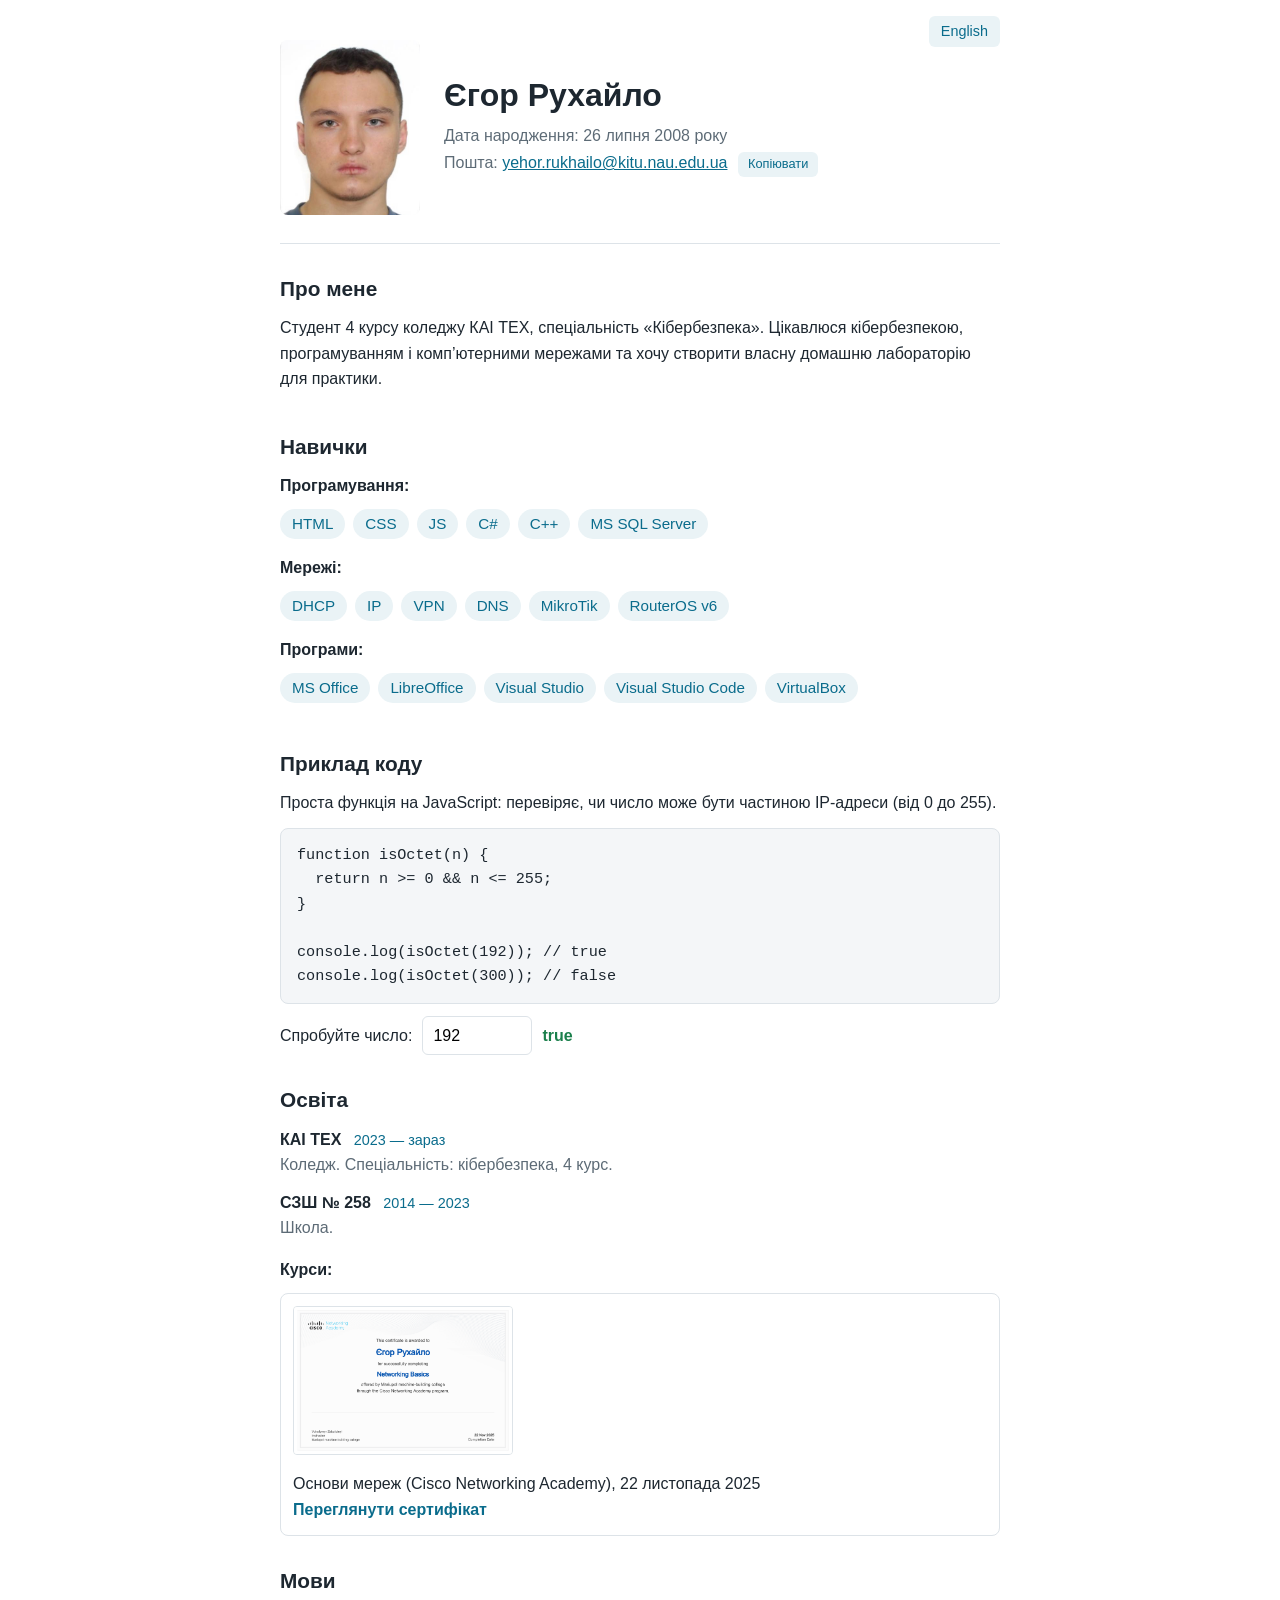
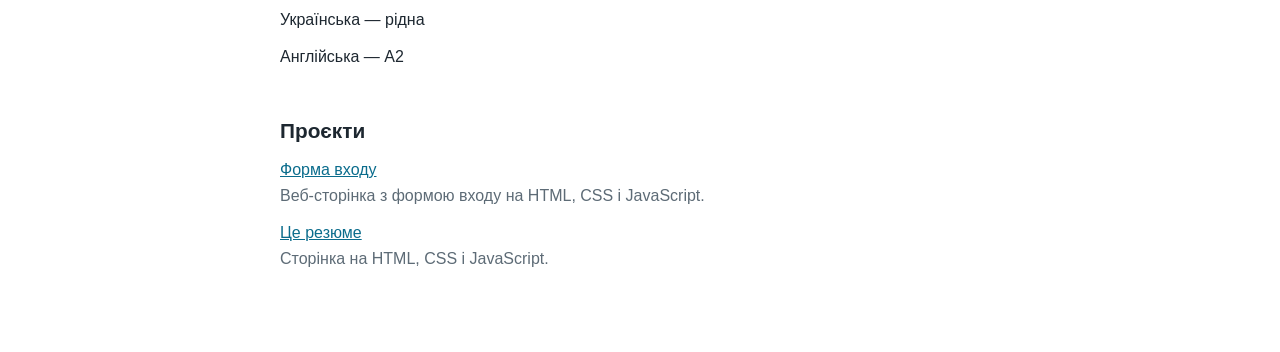
<file: index.html>
<!DOCTYPE html>
<html lang="uk">
<head>
  <meta charset="UTF-8">
  <meta name="viewport" content="width=device-width, initial-scale=1">
  <title>Єгор Рухайло — резюме</title>
  <link rel="stylesheet" href="style.css">
</head>
<body data-title="pageTitle">
  <div class="page">
    <button id="lang-toggle" class="lang" type="button">English</button>

    <header class="head">
      <img class="photo" src="assets/photo.jpg" alt="Фото Єгора Рухайла" data-i18n-alt="photoAlt" width="140" height="175">
      <div>
        <h1 data-i18n="name">Єгор Рухайло</h1>
        <p class="line" data-i18n="birth">Дата народження: 26 липня 2008 року</p>
        <p class="line">
          <span data-i18n="mail">Пошта:</span>
          <a href="mailto:yehor.rukhailo@kitu.nau.edu.ua">yehor.rukhailo@kitu.nau.edu.ua</a>
          <button class="copy" type="button" data-copy="yehor.rukhailo@kitu.nau.edu.ua" data-i18n="copy">Копіювати</button>
        </p>
      </div>
    </header>

    <main>
      <section id="about">
        <h2 data-i18n="aboutH">Про мене</h2>
        <p data-i18n="aboutP">Студент 4 курсу коледжу КАІ ТЕХ, спеціальність «Кібербезпека». Цікавлюся кібербезпекою, програмуванням і комп’ютерними мережами та хочу створити власну домашню лабораторію для практики.</p>
      </section>

      <section id="skills">
        <h2 data-i18n="skillsH">Навички</h2>
        <p><strong data-i18n="skProg">Програмування:</strong></p>
        <ul class="chips">
          <li>HTML</li><li>CSS</li><li>JS</li><li>C#</li><li>C++</li><li>MS SQL Server</li>
        </ul>
        <p><strong data-i18n="skNet">Мережі:</strong></p>
        <ul class="chips">
          <li>DHCP</li><li>IP</li><li>VPN</li><li>DNS</li><li>MikroTik</li><li>RouterOS v6</li>
        </ul>
        <p><strong data-i18n="skApps">Програми:</strong></p>
        <ul class="chips">
          <li>MS Office</li><li>LibreOffice</li><li>Visual Studio</li><li>Visual Studio Code</li><li>VirtualBox</li>
        </ul>
      </section>

      <section id="code">
        <h2 data-i18n="codeH">Приклад коду</h2>
        <p data-i18n="codeP">Проста функція на JavaScript: перевіряє, чи число може бути частиною IP-адреси (від 0 до 255).</p>
        <figure class="code">
<pre><code id="snippet">function isOctet(n) {
  return n >= 0 &amp;&amp; n <= 255;
}

console.log(isOctet(192)); // true
console.log(isOctet(300)); // false</code></pre>
        </figure>
        <div class="try">
          <label for="num" data-i18n="tryLabel">Спробуйте число:</label>
          <input id="num" type="number" value="192">
          <output id="result" for="num" aria-live="polite"></output>
        </div>
      </section>

      <section id="education">
        <h2 data-i18n="eduH">Освіта</h2>
        <ul class="list">
          <li>
            <strong data-i18n="college">КАІ ТЕХ</strong> <span class="date" data-i18n="collegeDate">2023 — зараз</span>
            <p data-i18n="collegeP">Коледж. Спеціальність: кібербезпека, 4 курс.</p>
          </li>
          <li>
            <strong data-i18n="school">СЗШ № 258</strong> <span class="date" data-i18n="schoolDate">2014 — 2023</span>
            <p data-i18n="schoolP">Школа.</p>
          </li>
        </ul>

        <p><strong data-i18n="coursesH">Курси:</strong></p>
        <a class="cert" href="certificate.html">
          <img src="assets/certificate.png" alt="Сертифікат Cisco Networking Academy «Networking Basics»" data-i18n-alt="certAlt" width="220" loading="lazy">
          <span>
            <span data-i18n="certText">Основи мереж (Cisco Networking Academy), 22 листопада 2025</span><br>
            <span class="cert-link" data-i18n="certLink">Переглянути сертифікат</span>
          </span>
        </a>
      </section>

      <section id="languages">
        <h2 data-i18n="langsH">Мови</h2>
        <ul class="list">
          <li data-i18n="uaLang">Українська — рідна</li>
          <li data-i18n="enLang">Англійська — A2</li>
        </ul>
      </section>

      <section id="projects">
        <h2 data-i18n="projH">Проєкти</h2>
        <ul class="list">
          <li>
            <a href="https://yr-practice.github.io/LoginForm/" target="_blank" rel="noopener" data-i18n="proj1">Форма входу</a>
            <p data-i18n="proj1P">Веб-сторінка з формою входу на HTML, CSS і JavaScript.</p>
          </li>
          <li>
            <a href="index.html" data-i18n="proj2">Це резюме</a>
            <p data-i18n="proj2P">Сторінка на HTML, CSS і JavaScript.</p>
          </li>
        </ul>
      </section>
    </main>
  </div>

  <script src="i18n.js"></script>
  <script src="script.js"></script>
</body>
</html>
</file>
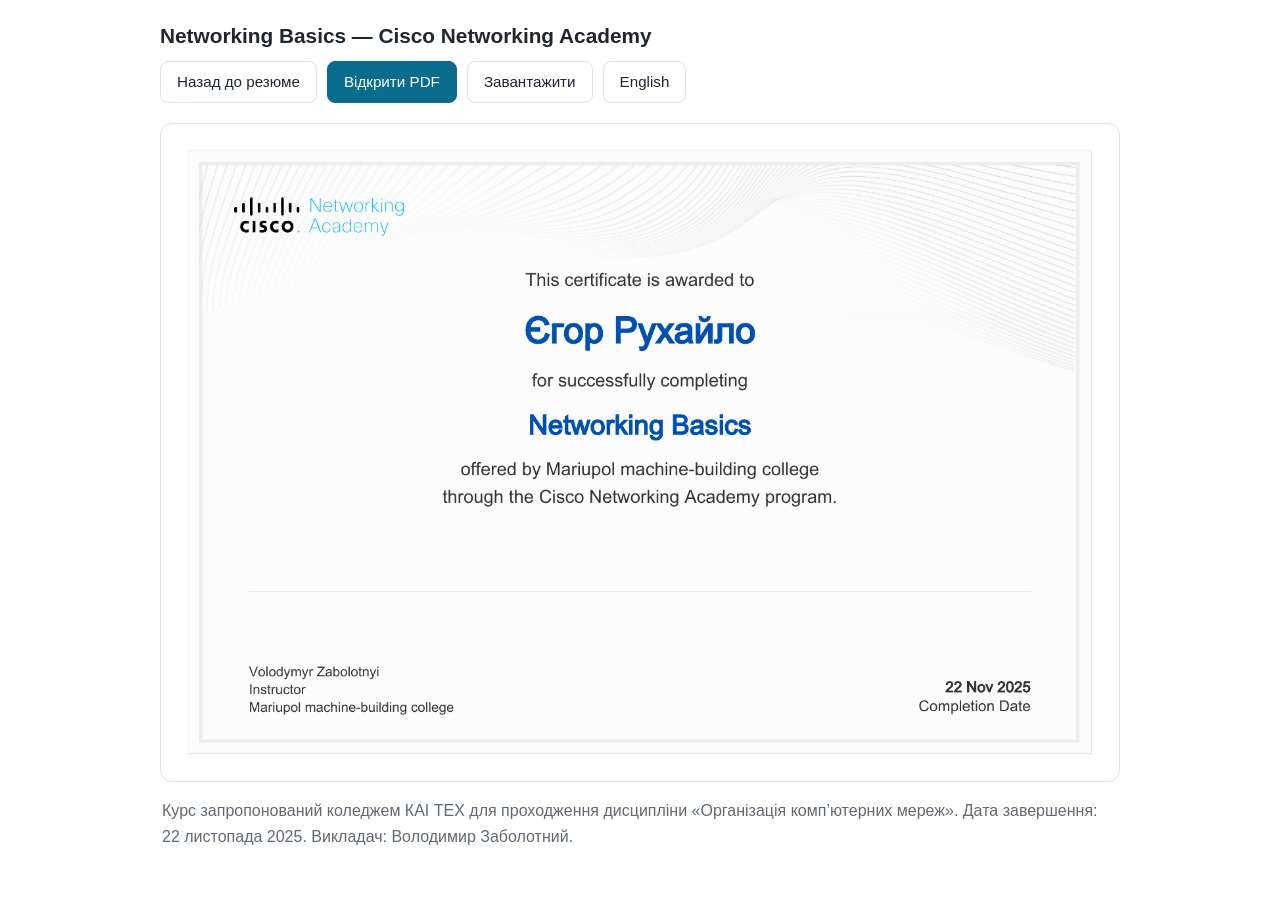
<file: certificate.html>
<!DOCTYPE html>
<html lang="uk">
<head>
  <meta charset="UTF-8">
  <meta name="viewport" content="width=device-width, initial-scale=1">
  <title>Сертифікат — Networking Basics</title>
  <link rel="stylesheet" href="style.css">
  <style>
    .cert-page { max-width: 1000px; margin: 0 auto; padding: 24px 20px 56px; }
    .cert-bar { display: flex; flex-wrap: wrap; gap: 12px; justify-content: space-between; align-items: center; margin-bottom: 20px; }
    .cert-bar h1 { margin: 0; font-size: 1.3rem; font-weight: 600; }
    .cert-actions { display: flex; gap: 10px; flex-wrap: wrap; }
    .btn {
      display: inline-block; padding: 8px 16px; border-radius: 8px; font: inherit; font-size: .95rem; cursor: pointer;
      border: 1px solid var(--line); background: var(--surface);
      color: var(--ink); text-decoration: none;
    }
    .btn.primary { background: var(--accent); border-color: var(--accent); color: #fff; }
    .btn:hover { filter: brightness(.95); }
    .cert-view { background: var(--surface); border: 1px solid var(--line); border-radius: 12px; padding: 12px; }
    .cert-view img { display: block; width: 100%; height: auto; border-radius: 6px; }
    .meta { margin: 16px 2px 0; color: var(--muted); }
  </style>
</head>
<body data-title="certTitle">
  <div class="cert-page">
    <div class="cert-bar">
      <h1 data-i18n="certH1">Networking Basics — Cisco Networking Academy</h1>
      <div class="cert-actions">
        <a class="btn" href="index.html#education" data-i18n="back">Назад до резюме</a>
        <a class="btn primary" href="assets/certificate.pdf" target="_blank" rel="noopener" data-i18n="openPdf">Відкрити PDF</a>
        <a class="btn" href="assets/certificate.pdf" download data-i18n="download">Завантажити</a>
        <button id="lang-toggle" class="btn" type="button">English</button>
      </div>
    </div>

    <div class="cert-view">
      <img src="assets/certificate.png" alt="Сертифікат, виданий Єгору Рухайлу за успішне проходження курсу Networking Basics" data-i18n-alt="certViewAlt">
    </div>

    <p class="meta" data-i18n="certMeta">Курс запропонований коледжем КАІ ТЕХ для проходження дисципліни «Організація комп’ютерних мереж». Дата завершення: 22 листопада 2025. Викладач: Володимир Заболотний.</p>
  </div>

  <script src="i18n.js"></script>
</body>
</html>
</file>
<file: style.css>
:root {
  --ink: #1d2730;
  --bg: #f4f6f8;
  --surface: #ffffff;
  --muted: #5d6b76;
  --line: #dde3e8;
  --accent: #0a6c8c;
  --soft: #eaf3f6;
  --sans: "Segoe UI", Roboto, Arial, sans-serif;
  --mono: Consolas, "Courier New", monospace;
}

* { box-sizing: border-box; }
body { margin: 0; background: var(--surface); color: var(--ink); font-family: var(--sans); line-height: 1.6; }
a { color: var(--accent); }
:focus-visible { outline: 3px solid var(--accent); outline-offset: 2px; }

.page { position: relative; max-width: 760px; margin: 0 auto; padding: 40px 20px 64px; }

.head { display: flex; gap: 24px; align-items: center; flex-wrap: wrap; padding-bottom: 28px; border-bottom: 1px solid var(--line); }
.photo { width: 140px; height: 175px; object-fit: cover; border-radius: 8px; }
h1 { margin: 0 0 8px; font-size: 2rem; line-height: 1.2; }
.line { margin: 2px 0; color: var(--muted); overflow-wrap: anywhere; }

.copy {
  font: inherit; font-size: .8rem; margin-left: 6px;
  background: var(--soft); color: var(--accent);
  border: 0; border-radius: 6px; padding: 2px 10px; cursor: pointer;
}

section { padding: 28px 0 0; }
h2 { margin: 0 0 10px; font-size: 1.3rem; }
p { margin: 0 0 10px; }

.chips { list-style: none; margin: 0 0 16px; padding: 0; display: flex; flex-wrap: wrap; gap: 8px; }
.chips li { padding: 3px 12px; border-radius: 999px; background: var(--soft); color: var(--accent); font-size: .95rem; }

.code { margin: 12px 0; }
.code pre { margin: 0; padding: 14px 16px; background: #f4f6f8; border: 1px solid var(--line); border-radius: 8px; overflow-x: auto; }
.code code { font-family: var(--mono); font-size: .95rem; }

.try { display: flex; flex-wrap: wrap; gap: 10px; align-items: center; }
.try input { font: inherit; width: 110px; padding: 6px 10px; border: 1px solid var(--line); border-radius: 6px; }
.try output { font-weight: 600; }
.try output.ok { color: #1a7f4b; }
.try output.bad { color: #b3261e; }

.list { list-style: none; margin: 0 0 16px; padding: 0; }
.list li { margin-bottom: 12px; }
.list p { margin: 0; color: var(--muted); }
.date { color: var(--accent); font-size: .9rem; margin-left: 8px; }

.cert { display: flex; gap: 16px; align-items: center; flex-wrap: wrap; padding: 12px; border: 1px solid var(--line); border-radius: 8px; color: inherit; text-decoration: none; }
.cert:hover { border-color: var(--accent); }
.cert img { max-width: 100%; height: auto; border: 1px solid var(--line); border-radius: 4px; }
.cert-link { color: var(--accent); font-weight: 600; }
.cert:hover .cert-link { text-decoration: underline; }

@media print { .copy, .try { display: none; } }

.lang {
  position: absolute; top: 16px; right: 20px;
  font: inherit; font-size: .9rem; cursor: pointer;
  background: var(--soft); color: var(--accent);
  border: 0; border-radius: 6px; padding: 4px 12px;
}
@media print { .lang { display: none; } }
</file>
